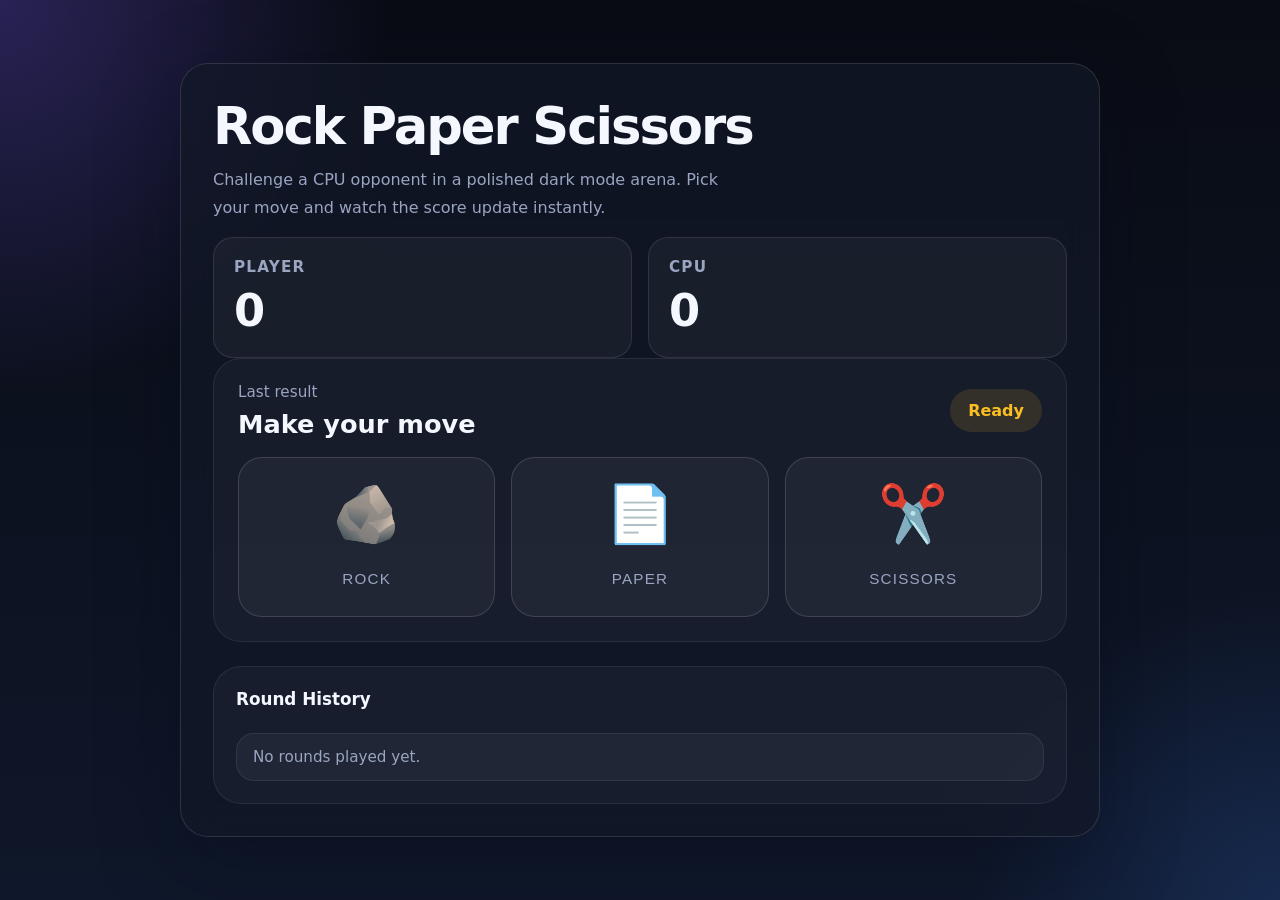
<file: game/index.html>
<!DOCTYPE html>
<html lang="en">
<head>
  <meta charset="UTF-8" />
  <meta name="viewport" content="width=device-width, initial-scale=1.0" />
  <title>Rock Paper Scissors</title>
  <style>
    :root {
      --bg: #0b0f17;
      --surface: rgba(18, 24, 39, 0.72);
      --surface-strong: rgba(255, 255, 255, 0.08);
      --border: rgba(255, 255, 255, 0.12);
      --text: #f5f7ff;
      --muted: #9aa5c2;
      --accent: #7c5cff;
      --success: #4ade80;
      --danger: #f56565;
      --warning: #fbbf24;
      --card-shadow: 0 24px 80px rgba(7, 12, 27, 0.35);
      --radius: 28px;
      --transition: 220ms ease;
    }

    * {
      box-sizing: border-box;
    }

    body {
      margin: 0;
      min-height: 100vh;
      font-family: Inter, system-ui, sans-serif;
      background: radial-gradient(circle at top left, rgba(124, 92, 255, 0.28), transparent 25%),
        radial-gradient(circle at bottom right, rgba(59, 130, 246, 0.18), transparent 20%),
        linear-gradient(180deg, #090c14 0%, #0f172a 100%);
      color: var(--text);
      display: grid;
      place-items: center;
      padding: 24px;
    }

    main {
      width: min(100%, 920px);
      display: grid;
      gap: 24px;
    }

    .game-card {
      background: var(--surface);
      border: 1px solid var(--border);
      border-radius: var(--radius);
      backdrop-filter: blur(18px);
      box-shadow: var(--card-shadow);
      padding: 32px;
      overflow: hidden;
    }

    header {
      display: flex;
      flex-wrap: wrap;
      gap: 16px;
      align-items: center;
      justify-content: space-between;
    }

    .hero {
      max-width: 540px;
    }

    .hero h1 {
      margin: 0 0 10px;
      font-size: clamp(2.1rem, 4vw, 3.2rem);
      letter-spacing: -0.04em;
    }

    .hero p {
      margin: 0;
      color: var(--muted);
      line-height: 1.7;
    }

    .score-panel {
      display: grid;
      grid-template-columns: repeat(2, minmax(120px, 1fr));
      gap: 16px;
      width: 100%;
    }

    .score-card {
      border: 1px solid rgba(255,255,255,0.1);
      border-radius: 20px;
      padding: 20px;
      background: rgba(255,255,255,0.04);
      display: grid;
      gap: 8px;
    }

    .score-card strong {
      display: block;
      color: var(--muted);
      font-size: 0.95rem;
      letter-spacing: 0.08em;
      text-transform: uppercase;
    }

    .score-value {
      font-size: 2.8rem;
      font-weight: 700;
      color: var(--text);
    }

    .arena {
      display: grid;
      gap: 24px;
    }

    .result-panel {
      display: grid;
      gap: 18px;
      padding: 24px;
      border-radius: 28px;
      background: rgba(255,255,255,0.03);
      border: 1px solid rgba(255,255,255,0.08);
    }

    .result-summary {
      display: flex;
      align-items: center;
      justify-content: space-between;
      gap: 16px;
      flex-wrap: wrap;
    }

    .result-summary .message {
      display: flex;
      flex-direction: column;
      gap: 8px;
    }

    .result-summary .message span {
      font-size: 0.95rem;
      color: var(--muted);
    }

    .result-summary h2 {
      margin: 0;
      font-size: clamp(1.6rem, 2vw, 2.4rem);
    }

    .status-chip {
      padding: 12px 18px;
      border-radius: 999px;
      font-weight: 600;
      display: inline-flex;
      align-items: center;
    }

    .status-chip.win { background: rgba(74, 222, 128, 0.12); color: var(--success); }
    .status-chip.loss { background: rgba(245, 101, 101, 0.12); color: var(--danger); }
    .status-chip.tie { background: rgba(251, 191, 36, 0.12); color: var(--warning); }

    .choices {
      display: grid;
      grid-template-columns: repeat(3, minmax(0, 1fr));
      gap: 16px;
    }

    .choice-button {
      border: 1px solid rgba(255,255,255,0.14);
      border-radius: 24px;
      padding: 20px;
      background: rgba(255,255,255,0.04);
      color: var(--text);
      font-size: 1.5rem;
      cursor: pointer;
      transition: transform var(--transition), border-color var(--transition), background var(--transition), box-shadow var(--transition);
      display: grid;
      gap: 12px;
      justify-items: center;
      align-items: center;
      min-height: 160px;
    }

    .choice-button:hover {
      transform: translateY(-4px);
      border-color: rgba(124,92,255,0.48);
      box-shadow: 0 18px 45px rgba(124,92,255,0.18);
    }

    .choice-button:active {
      transform: scale(0.98);
      background: rgba(255,255,255,0.08);
    }

    .choice-button span {
      font-size: 3.5rem;
      line-height: 1;
    }

    .choice-label {
      color: var(--muted);
      font-size: 0.95rem;
      letter-spacing: 0.08em;
      text-transform: uppercase;
    }

    .shake {
      animation: pulse-shake 0.55s ease;
    }

    @keyframes pulse-shake {
      0% { transform: translateY(0) rotate(0deg); }
      25% { transform: translateY(-10px) rotate(-6deg); }
      50% { transform: translateY(8px) rotate(6deg); }
      75% { transform: translateY(-6px) rotate(-3deg); }
      100% { transform: translateY(0) rotate(0deg); }
    }

    .history-card {
      display: grid;
      gap: 16px;
      padding: 22px;
      border-radius: 28px;
      border: 1px solid rgba(255,255,255,0.08);
      background: rgba(255,255,255,0.03);
    }

    .history-card h3 {
      margin: 0 0 8px;
      font-size: 1.05rem;
    }

    .history-list {
      list-style: none;
      margin: 0;
      padding: 0;
      display: grid;
      gap: 12px;
    }

    .history-item {
      display: grid;
      grid-template-columns: 1fr auto;
      align-items: center;
      gap: 12px;
      padding: 14px 16px;
      border-radius: 18px;
      background: rgba(255,255,255,0.04);
      border: 1px solid rgba(255,255,255,0.08);
    }

    .history-item span {
      color: var(--muted);
      font-size: 0.95rem;
    }

    .history-pill {
      border-radius: 999px;
      padding: 8px 14px;
      font-weight: 600;
      text-transform: uppercase;
      letter-spacing: 0.08em;
      font-size: 0.76rem;
    }

    .history-pill.win { background: rgba(74, 222, 128, 0.14); color: var(--success); }
    .history-pill.loss { background: rgba(245, 101, 101, 0.14); color: var(--danger); }
    .history-pill.tie { background: rgba(251, 191, 36, 0.14); color: var(--warning); }

    @media (max-width: 720px) {
      .score-panel {
        grid-template-columns: 1fr;
      }
      .choices {
        grid-template-columns: 1fr;
      }
      header {
        flex-direction: column;
        align-items: flex-start;
      }
    }
  </style>
</head>
<body>
  <main>
    <section class="game-card" aria-labelledby="game-title">
      <header>
        <div class="hero">
          <h1 id="game-title">Rock Paper Scissors</h1>
          <p>Challenge a CPU opponent in a polished dark mode arena. Pick your move and watch the score update instantly.</p>
        </div>
        <div class="score-panel" aria-label="Scoreboard">
          <div class="score-card">
            <strong>Player</strong>
            <div class="score-value" id="player-score">0</div>
          </div>
          <div class="score-card">
            <strong>CPU</strong>
            <div class="score-value" id="cpu-score">0</div>
          </div>
        </div>
      </header>

      <section class="arena">
        <div class="result-panel">
          <div class="result-summary">
            <div class="message">
              <span>Last result</span>
              <h2 id="round-result">Make your move</h2>
            </div>
            <div class="status-chip tie" id="result-chip">Ready</div>
          </div>

          <div class="choices" role="group" aria-label="Pick Rock Paper or Scissors">
            <button class="choice-button" data-choice="rock" type="button">
              <span>🪨</span>
              <div class="choice-label">Rock</div>
            </button>
            <button class="choice-button" data-choice="paper" type="button">
              <span>📄</span>
              <div class="choice-label">Paper</div>
            </button>
            <button class="choice-button" data-choice="scissors" type="button">
              <span>✂️</span>
              <div class="choice-label">Scissors</div>
            </button>
          </div>
        </div>

        <div class="history-card">
          <h3>Round History</h3>
          <ul class="history-list" id="history-list" aria-live="polite">
            <li class="history-item"><span>No rounds played yet.</span></li>
          </ul>
        </div>
      </section>
    </section>
  </main>

  <script>
    document.addEventListener('DOMContentLoaded', () => {
      const gameState = {
        playerScore: 0,
        cpuScore: 0,
        history: []
      };

      const choices = ['rock', 'paper', 'scissors'];
      const choiceButtons = document.querySelectorAll('.choice-button');
      const playerScoreEl = document.getElementById('player-score');
      const cpuScoreEl = document.getElementById('cpu-score');
      const resultText = document.getElementById('round-result');
      const resultChip = document.getElementById('result-chip');
      const historyList = document.getElementById('history-list');

      const resultsMap = {
        win: { label: 'You Win', class: 'win' },
        loss: { label: 'You Lose', class: 'loss' },
        tie: { label: 'Tie Game', class: 'tie' }
      };

      function determineWinner(player, cpu) {
        if (player === cpu) return 'tie';

        const winsAgainst = {
          rock: 'scissors',
          paper: 'rock',
          scissors: 'paper'
        };

        return winsAgainst[player] === cpu ? 'win' : 'loss';
      }

      function getCpuChoice() {
        const index = Math.floor(Math.random() * choices.length);
        return choices[index];
      }

      function formatEmoji(choice) {
        return {
          rock: '🪨',
          paper: '📄',
          scissors: '✂️'
        }[choice];
      }

      function updateScoreboard() {
        playerScoreEl.textContent = gameState.playerScore;
        cpuScoreEl.textContent = gameState.cpuScore;
      }

      function updateResultDisplay(player, cpu, outcome) {
        const { label, class: statusClass } = resultsMap[outcome];
        resultText.textContent = `${label}: ${formatEmoji(player)} vs ${formatEmoji(cpu)}`;
        resultChip.textContent = label;
        resultChip.className = `status-chip ${statusClass}`;
      }

      function updateHistory(player, cpu, outcome) {
        gameState.history.unshift({ player, cpu, outcome, time: new Date() });
        if (gameState.history.length > 3) {
          gameState.history.length = 3;
        }

        historyList.innerHTML = '';

        gameState.history.forEach(entry => {
          const item = document.createElement('li');
          item.className = 'history-item';

          const description = document.createElement('span');
          description.textContent = `${formatEmoji(entry.player)} ${entry.player} vs ${formatEmoji(entry.cpu)} ${entry.cpu}`;

          const badge = document.createElement('div');
          badge.className = `history-pill ${entry.outcome}`;
          badge.textContent = resultsMap[entry.outcome].label;

          item.append(description, badge);
          historyList.append(item);
        });
      }

      function playRound(playerChoice, button) {
        const cpuChoice = getCpuChoice();
        const outcome = determineWinner(playerChoice, cpuChoice);

        if (outcome === 'win') {
          gameState.playerScore += 1;
        } else if (outcome === 'loss') {
          gameState.cpuScore += 1;
        }

        updateScoreboard();
        updateResultDisplay(playerChoice, cpuChoice, outcome);
        updateHistory(playerChoice, cpuChoice, outcome);

        button.classList.add('shake');
        setTimeout(() => button.classList.remove('shake'), 550);
      }

      choiceButtons.forEach(button => {
        button.addEventListener('click', () => {
          const playerChoice = button.getAttribute('data-choice');
          playRound(playerChoice, button);
        });
      });
    });
  </script>
</body>
</html>
</file>
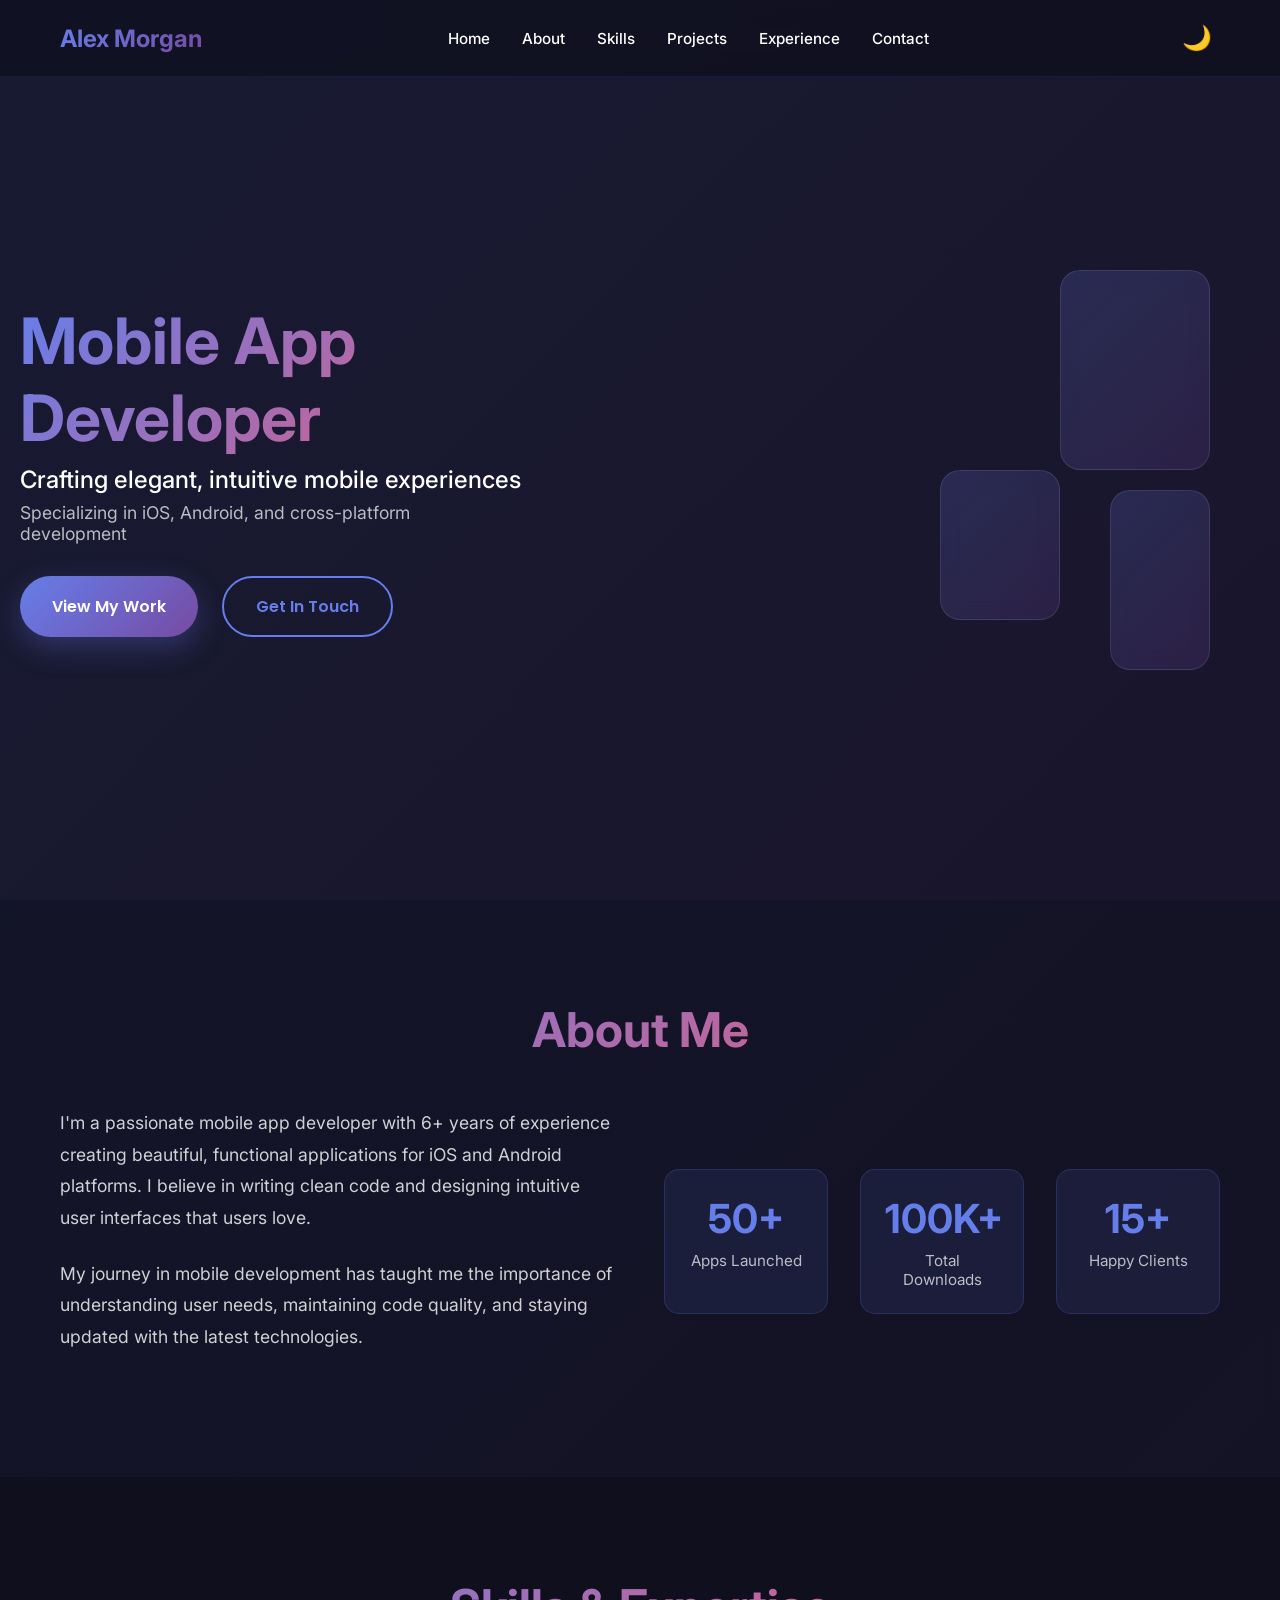
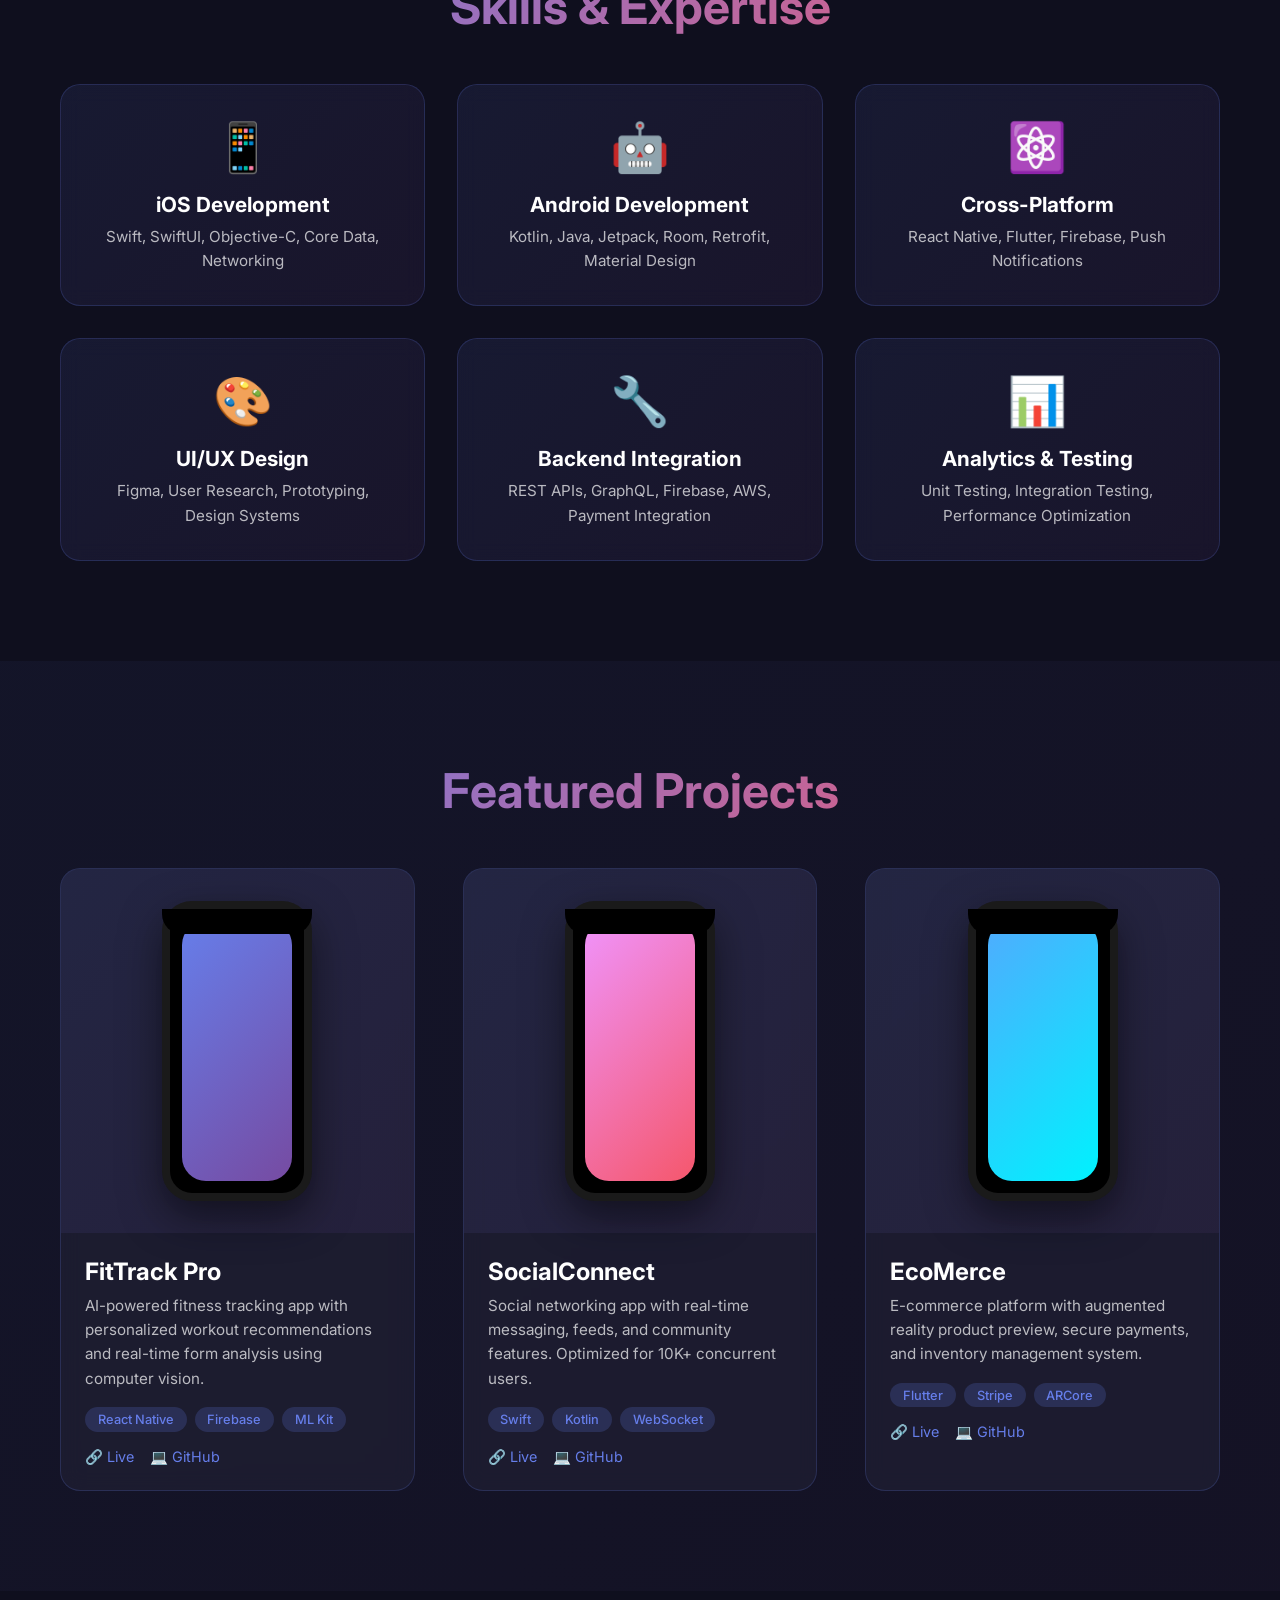
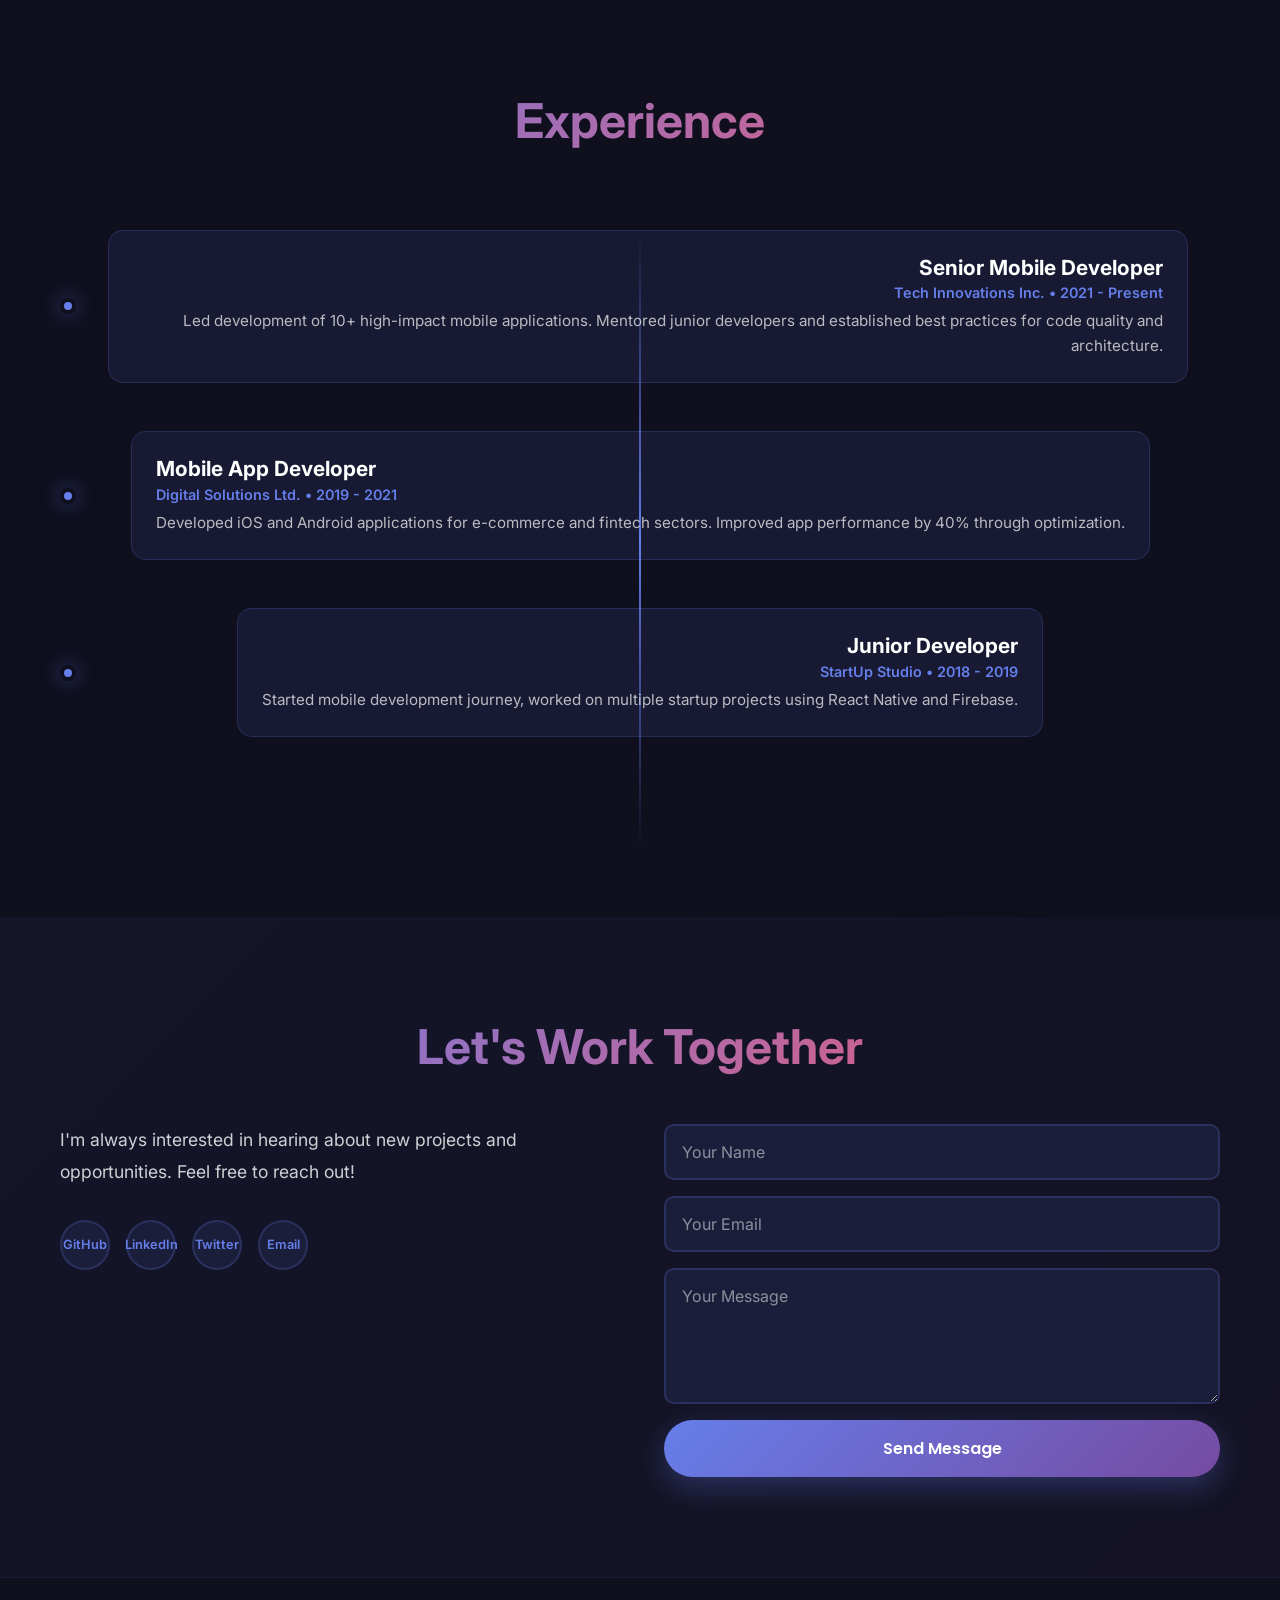
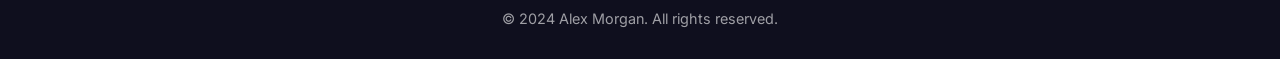
<file: portfolio/index.html>
<!DOCTYPE html>
<html lang="en">
<head>
    <meta charset="UTF-8">
    <meta name="viewport" content="width=device-width, initial-scale=1.0">
    <title>Alex Morgan - Mobile App Developer Portfolio</title>
    <link rel="preconnect" href="https://fonts.googleapis.com">
    <link rel="preconnect" href="https://fonts.gstatic.com" crossorigin>
    <link href="https://fonts.googleapis.com/css2?family=Poppins:wght@300;400;500;600;700&family=Inter:wght@300;400;500;600&display=swap" rel="stylesheet">
    <link rel="stylesheet" href="style.css">
</head>
<body>
    <!-- Navigation -->
    <nav class="navbar">
        <div class="nav-container">
            <div class="nav-logo">Alex Morgan</div>
            <ul class="nav-menu">
                <li><a href="#hero" class="nav-link">Home</a></li>
                <li><a href="#about" class="nav-link">About</a></li>
                <li><a href="#skills" class="nav-link">Skills</a></li>
                <li><a href="#projects" class="nav-link">Projects</a></li>
                <li><a href="#experience" class="nav-link">Experience</a></li>
                <li><a href="#contact" class="nav-link">Contact</a></li>
            </ul>
            <button class="theme-toggle" id="themeToggle" title="Toggle Dark/Light Mode">
                <span class="theme-icon">🌙</span>
            </button>
        </div>
    </nav>

    <!-- Hero Section -->
    <section id="hero" class="hero">
        <div class="hero-content">
            <h1 class="hero-title">
                <span class="typing-text">Mobile App Developer</span>
            </h1>
            <p class="hero-subtitle">Crafting elegant, intuitive mobile experiences</p>
            <p class="hero-description">Specializing in iOS, Android, and cross-platform development</p>
            <div class="hero-buttons">
                <button class="btn btn-primary" onclick="document.getElementById('projects').scrollIntoView({behavior: 'smooth'})">View My Work</button>
                <button class="btn btn-secondary" onclick="document.getElementById('contact').scrollIntoView({behavior: 'smooth'})">Get In Touch</button>
            </div>
        </div>
        <div class="hero-visual">
            <div class="floating-card card-1"></div>
            <div class="floating-card card-2"></div>
            <div class="floating-card card-3"></div>
        </div>
    </section>

    <!-- About Section -->
    <section id="about" class="about">
        <div class="container">
            <h2 class="section-title">About Me</h2>
            <div class="about-content">
                <div class="about-text">
                    <p>I'm a passionate mobile app developer with 6+ years of experience creating beautiful, functional applications for iOS and Android platforms. I believe in writing clean code and designing intuitive user interfaces that users love.</p>
                    <p>My journey in mobile development has taught me the importance of understanding user needs, maintaining code quality, and staying updated with the latest technologies.</p>
                </div>
                <div class="about-highlights">
                    <div class="highlight-item">
                        <div class="highlight-number">50+</div>
                        <div class="highlight-label">Apps Launched</div>
                    </div>
                    <div class="highlight-item">
                        <div class="highlight-number">100K+</div>
                        <div class="highlight-label">Total Downloads</div>
                    </div>
                    <div class="highlight-item">
                        <div class="highlight-number">15+</div>
                        <div class="highlight-label">Happy Clients</div>
                    </div>
                </div>
            </div>
        </div>
    </section>

    <!-- Skills Section -->
    <section id="skills" class="skills">
        <div class="container">
            <h2 class="section-title">Skills & Expertise</h2>
            <div class="skills-grid">
                <div class="skill-card">
                    <div class="skill-icon">📱</div>
                    <h3>iOS Development</h3>
                    <p>Swift, SwiftUI, Objective-C, Core Data, Networking</p>
                </div>
                <div class="skill-card">
                    <div class="skill-icon">🤖</div>
                    <h3>Android Development</h3>
                    <p>Kotlin, Java, Jetpack, Room, Retrofit, Material Design</p>
                </div>
                <div class="skill-card">
                    <div class="skill-icon">⚛️</div>
                    <h3>Cross-Platform</h3>
                    <p>React Native, Flutter, Firebase, Push Notifications</p>
                </div>
                <div class="skill-card">
                    <div class="skill-icon">🎨</div>
                    <h3>UI/UX Design</h3>
                    <p>Figma, User Research, Prototyping, Design Systems</p>
                </div>
                <div class="skill-card">
                    <div class="skill-icon">🔧</div>
                    <h3>Backend Integration</h3>
                    <p>REST APIs, GraphQL, Firebase, AWS, Payment Integration</p>
                </div>
                <div class="skill-card">
                    <div class="skill-icon">📊</div>
                    <h3>Analytics & Testing</h3>
                    <p>Unit Testing, Integration Testing, Performance Optimization</p>
                </div>
            </div>
        </div>
    </section>

    <!-- Projects Section -->
    <section id="projects" class="projects">
        <div class="container">
            <h2 class="section-title">Featured Projects</h2>
            <div class="projects-grid">
                <!-- Project 1 -->
                <div class="project-card">
                    <div class="project-mockup">
                        <div class="phone-frame">
                            <div class="phone-screen" style="background: linear-gradient(135deg, #667eea 0%, #764ba2 100%);"></div>
                        </div>
                    </div>
                    <div class="project-info">
                        <h3>FitTrack Pro</h3>
                        <p>AI-powered fitness tracking app with personalized workout recommendations and real-time form analysis using computer vision.</p>
                        <div class="tech-stack">
                            <span class="tech-tag">React Native</span>
                            <span class="tech-tag">Firebase</span>
                            <span class="tech-tag">ML Kit</span>
                        </div>
                        <div class="project-links">
                            <a href="#" class="link-icon">🔗 Live</a>
                            <a href="#" class="link-icon">💻 GitHub</a>
                        </div>
                    </div>
                </div>

                <!-- Project 2 -->
                <div class="project-card">
                    <div class="project-mockup">
                        <div class="phone-frame">
                            <div class="phone-screen" style="background: linear-gradient(135deg, #f093fb 0%, #f5576c 100%);"></div>
                        </div>
                    </div>
                    <div class="project-info">
                        <h3>SocialConnect</h3>
                        <p>Social networking app with real-time messaging, feeds, and community features. Optimized for 10K+ concurrent users.</p>
                        <div class="tech-stack">
                            <span class="tech-tag">Swift</span>
                            <span class="tech-tag">Kotlin</span>
                            <span class="tech-tag">WebSocket</span>
                        </div>
                        <div class="project-links">
                            <a href="#" class="link-icon">🔗 Live</a>
                            <a href="#" class="link-icon">💻 GitHub</a>
                        </div>
                    </div>
                </div>

                <!-- Project 3 -->
                <div class="project-card">
                    <div class="project-mockup">
                        <div class="phone-frame">
                            <div class="phone-screen" style="background: linear-gradient(135deg, #4facfe 0%, #00f2fe 100%);"></div>
                        </div>
                    </div>
                    <div class="project-info">
                        <h3>EcoMerce</h3>
                        <p>E-commerce platform with augmented reality product preview, secure payments, and inventory management system.</p>
                        <div class="tech-stack">
                            <span class="tech-tag">Flutter</span>
                            <span class="tech-tag">Stripe</span>
                            <span class="tech-tag">ARCore</span>
                        </div>
                        <div class="project-links">
                            <a href="#" class="link-icon">🔗 Live</a>
                            <a href="#" class="link-icon">💻 GitHub</a>
                        </div>
                    </div>
                </div>
            </div>
        </div>
    </section>

    <!-- Experience Section -->
    <section id="experience" class="experience">
        <div class="container">
            <h2 class="section-title">Experience</h2>
            <div class="timeline">
                <div class="timeline-item">
                    <div class="timeline-marker"></div>
                    <div class="timeline-content">
                        <h3>Senior Mobile Developer</h3>
                        <div class="timeline-company">Tech Innovations Inc. • 2021 - Present</div>
                        <p>Led development of 10+ high-impact mobile applications. Mentored junior developers and established best practices for code quality and architecture.</p>
                    </div>
                </div>
                <div class="timeline-item">
                    <div class="timeline-marker"></div>
                    <div class="timeline-content">
                        <h3>Mobile App Developer</h3>
                        <div class="timeline-company">Digital Solutions Ltd. • 2019 - 2021</div>
                        <p>Developed iOS and Android applications for e-commerce and fintech sectors. Improved app performance by 40% through optimization.</p>
                    </div>
                </div>
                <div class="timeline-item">
                    <div class="timeline-marker"></div>
                    <div class="timeline-content">
                        <h3>Junior Developer</h3>
                        <div class="timeline-company">StartUp Studio • 2018 - 2019</div>
                        <p>Started mobile development journey, worked on multiple startup projects using React Native and Firebase.</p>
                    </div>
                </div>
            </div>
        </div>
    </section>

    <!-- Contact Section -->
    <section id="contact" class="contact">
        <div class="container">
            <h2 class="section-title">Let's Work Together</h2>
            <div class="contact-content">
                <div class="contact-info">
                    <p>I'm always interested in hearing about new projects and opportunities. Feel free to reach out!</p>
                    <div class="social-links">
                        <a href="#" class="social-icon" title="GitHub">
                            <span>GitHub</span>
                        </a>
                        <a href="#" class="social-icon" title="LinkedIn">
                            <span>LinkedIn</span>
                        </a>
                        <a href="#" class="social-icon" title="Twitter">
                            <span>Twitter</span>
                        </a>
                        <a href="#" class="social-icon" title="Email">
                            <span>Email</span>
                        </a>
                    </div>
                </div>
                <form class="contact-form" id="contactForm">
                    <input type="text" placeholder="Your Name" required>
                    <input type="email" placeholder="Your Email" required>
                    <textarea placeholder="Your Message" rows="5" required></textarea>
                    <button type="submit" class="btn btn-primary">Send Message</button>
                </form>
            </div>
        </div>
    </section>

    <!-- Footer -->
    <footer class="footer">
        <div class="container">
            <p>&copy; 2024 Alex Morgan. All rights reserved.</p>
        </div>
    </footer>

    <script src="intro.js"></script>
</body>
</html>
</file>
<file: portfolio/style.css>
/* Premium Mobile App Developer Portfolio - CSS */

* {
    margin: 0;
    padding: 0;
    box-sizing: border-box;
}

:root {
    --primary-color: #667eea;
    --secondary-color: #764ba2;
    --accent-color: #f5576c;
    --text-dark: #1a1a1a;
    --text-light: #ffffff;
    --bg-dark: #0f0f1e;
    --bg-light: #ffffff;
    --border-color: #e0e0e0;
    --shadow: 0 10px 40px rgba(0, 0, 0, 0.1);
    --shadow-hover: 0 20px 60px rgba(0, 0, 0, 0.2);
}

body.light-mode {
    --text-dark: #ffffff;
    --text-light: #1a1a1a;
    --bg-dark: #ffffff;
    --bg-light: #0f0f1e;
    --border-color: #f0f0f0;
}

html {
    scroll-behavior: smooth;
}

body {
    font-family: 'Inter', sans-serif;
    background: var(--bg-dark);
    color: var(--text-light);
    transition: background 0.3s ease, color 0.3s ease;
    overflow-x: hidden;
}

/* Container */
.container {
    max-width: 1200px;
    margin: 0 auto;
    padding: 0 20px;
}

/* Navigation */
.navbar {
    position: fixed;
    top: 0;
    width: 100%;
    z-index: 1000;
    background: rgba(15, 15, 30, 0.8);
    backdrop-filter: blur(10px);
    border-bottom: 1px solid rgba(102, 126, 234, 0.1);
    transition: all 0.3s ease;
}

.nav-container {
    max-width: 1200px;
    margin: 0 auto;
    padding: 1rem 20px;
    display: flex;
    justify-content: space-between;
    align-items: center;
}

.nav-logo {
    font-size: 1.5rem;
    font-weight: 700;
    background: linear-gradient(135deg, var(--primary-color), var(--secondary-color));
    -webkit-background-clip: text;
    -webkit-text-fill-color: transparent;
    background-clip: text;
}

.nav-menu {
    display: flex;
    list-style: none;
    gap: 2rem;
    align-items: center;
}

.nav-link {
    color: var(--text-light);
    text-decoration: none;
    font-weight: 500;
    font-size: 0.95rem;
    transition: color 0.3s ease;
    position: relative;
}

.nav-link::after {
    content: '';
    position: absolute;
    width: 0;
    height: 2px;
    bottom: -5px;
    left: 0;
    background: var(--primary-color);
    transition: width 0.3s ease;
}

.nav-link:hover::after {
    width: 100%;
}

.theme-toggle {
    background: none;
    border: none;
    color: var(--text-light);
    font-size: 1.5rem;
    cursor: pointer;
    transition: transform 0.3s ease;
    padding: 0.5rem;
}

.theme-toggle:hover {
    transform: scale(1.1) rotate(20deg);
}

/* Hero Section */
.hero {
    min-height: 100vh;
    display: flex;
    align-items: center;
    justify-content: space-between;
    padding: 80px 20px 40px;
    background: linear-gradient(135deg, rgba(102, 126, 234, 0.1), rgba(118, 75, 162, 0.1));
    position: relative;
    overflow: hidden;
}

.hero-content {
    flex: 1;
    max-width: 600px;
    animation: fadeInUp 1s ease-out;
}

.hero-content h1 {
    margin-bottom: 0.5rem;
}

.hero-title {
    font-size: 4rem;
    font-weight: 700;
    line-height: 1.2;
    margin-bottom: 1rem;
    background: linear-gradient(135deg, var(--primary-color), var(--accent-color));
    -webkit-background-clip: text;
    -webkit-text-fill-color: transparent;
    background-clip: text;
}

.typing-text {
    display: inline-block;
}

.hero-subtitle {
    font-size: 1.5rem;
    color: var(--text-light);
    margin-bottom: 0.5rem;
    font-weight: 500;
}

.hero-description {
    font-size: 1.1rem;
    color: rgba(255, 255, 255, 0.7);
    margin-bottom: 2rem;
    max-width: 500px;
}

.hero-buttons {
    display: flex;
    gap: 1.5rem;
    flex-wrap: wrap;
}

.btn {
    padding: 1rem 2rem;
    border: none;
    border-radius: 50px;
    font-size: 1rem;
    font-weight: 600;
    cursor: pointer;
    transition: all 0.3s ease;
    font-family: 'Poppins', sans-serif;
}

.btn-primary {
    background: linear-gradient(135deg, var(--primary-color), var(--secondary-color));
    color: white;
    box-shadow: 0 10px 30px rgba(102, 126, 234, 0.3);
}

.btn-primary:hover {
    transform: translateY(-3px);
    box-shadow: 0 15px 40px rgba(102, 126, 234, 0.5);
}

.btn-secondary {
    background: transparent;
    color: var(--primary-color);
    border: 2px solid var(--primary-color);
}

.btn-secondary:hover {
    background: var(--primary-color);
    color: white;
    transform: translateY(-3px);
}

/* Hero Visual */
.hero-visual {
    flex: 1;
    position: relative;
    height: 500px;
    display: none;
}

@media (min-width: 1024px) {
    .hero-visual {
        display: block;
    }
}

.floating-card {
    position: absolute;
    border-radius: 20px;
    background: linear-gradient(135deg, rgba(102, 126, 234, 0.2), rgba(118, 75, 162, 0.2));
    backdrop-filter: blur(10px);
    border: 1px solid rgba(255, 255, 255, 0.1);
    animation: float 6s ease-in-out infinite;
}

.card-1 {
    width: 150px;
    height: 200px;
    top: 50px;
    right: 50px;
    animation-delay: 0s;
}

.card-2 {
    width: 120px;
    height: 150px;
    bottom: 100px;
    right: 200px;
    animation-delay: 1s;
}

.card-3 {
    width: 100px;
    height: 180px;
    bottom: 50px;
    right: 50px;
    animation-delay: 2s;
}

@keyframes float {
    0%, 100% {
        transform: translateY(0px);
    }
    50% {
        transform: translateY(-20px);
    }
}

/* Section Title */
.section-title {
    font-size: 3rem;
    font-weight: 700;
    text-align: center;
    margin-bottom: 3rem;
    background: linear-gradient(135deg, var(--primary-color), var(--accent-color));
    -webkit-background-clip: text;
    -webkit-text-fill-color: transparent;
    background-clip: text;
}

/* About Section */
.about {
    padding: 100px 20px;
    background: linear-gradient(135deg, rgba(102, 126, 234, 0.05), rgba(118, 75, 162, 0.05));
}

.about-content {
    display: grid;
    grid-template-columns: 1fr 1fr;
    gap: 3rem;
    align-items: center;
}

.about-text {
    font-size: 1.1rem;
    line-height: 1.8;
    color: rgba(255, 255, 255, 0.8);
}

.about-text p {
    margin-bottom: 1.5rem;
}

.about-highlights {
    display: grid;
    grid-template-columns: repeat(auto-fit, minmax(150px, 1fr));
    gap: 2rem;
}

.highlight-item {
    text-align: center;
    padding: 1.5rem;
    background: rgba(102, 126, 234, 0.1);
    border-radius: 15px;
    border: 1px solid rgba(102, 126, 234, 0.2);
    transition: all 0.3s ease;
}

.highlight-item:hover {
    background: rgba(102, 126, 234, 0.2);
    transform: translateY(-5px);
}

.highlight-number {
    font-size: 2.5rem;
    font-weight: 700;
    color: var(--primary-color);
    margin-bottom: 0.5rem;
}

.highlight-label {
    font-size: 0.95rem;
    color: rgba(255, 255, 255, 0.7);
}

/* Skills Section */
.skills {
    padding: 100px 20px;
}

.skills-grid {
    display: grid;
    grid-template-columns: repeat(auto-fit, minmax(300px, 1fr));
    gap: 2rem;
}

.skill-card {
    background: linear-gradient(135deg, rgba(102, 126, 234, 0.1), rgba(118, 75, 162, 0.1));
    border: 1px solid rgba(102, 126, 234, 0.2);
    border-radius: 20px;
    padding: 2rem;
    text-align: center;
    transition: all 0.3s ease;
    backdrop-filter: blur(10px);
}

.skill-card:hover {
    background: linear-gradient(135deg, rgba(102, 126, 234, 0.2), rgba(118, 75, 162, 0.2));
    border-color: rgba(102, 126, 234, 0.5);
    transform: translateY(-10px);
    box-shadow: 0 20px 40px rgba(102, 126, 234, 0.2);
}

.skill-icon {
    font-size: 3rem;
    margin-bottom: 1rem;
}

.skill-card h3 {
    font-size: 1.3rem;
    margin-bottom: 0.5rem;
    color: var(--text-light);
}

.skill-card p {
    color: rgba(255, 255, 255, 0.7);
    font-size: 0.95rem;
    line-height: 1.6;
}

/* Projects Section */
.projects {
    padding: 100px 20px;
    background: linear-gradient(135deg, rgba(102, 126, 234, 0.05), rgba(118, 75, 162, 0.05));
}

.projects-grid {
    display: grid;
    grid-template-columns: repeat(auto-fit, minmax(320px, 1fr));
    gap: 3rem;
}

.project-card {
    background: rgba(30, 30, 50, 0.8);
    border: 1px solid rgba(102, 126, 234, 0.2);
    border-radius: 20px;
    overflow: hidden;
    transition: all 0.3s ease;
    backdrop-filter: blur(10px);
}

.project-card:hover {
    background: rgba(30, 30, 50, 1);
    border-color: rgba(102, 126, 234, 0.5);
    transform: translateY(-10px);
    box-shadow: 0 30px 60px rgba(102, 126, 234, 0.2);
}

.project-mockup {
    display: flex;
    justify-content: center;
    align-items: center;
    padding: 2rem;
    min-height: 300px;
    background: linear-gradient(135deg, rgba(102, 126, 234, 0.1), rgba(118, 75, 162, 0.1));
}

.phone-frame {
    position: relative;
    width: 150px;
    height: 300px;
    background: #000;
    border-radius: 30px;
    padding: 12px;
    box-shadow: 0 15px 40px rgba(0, 0, 0, 0.5);
    border: 8px solid #1a1a1a;
}

.phone-frame::before {
    content: '';
    position: absolute;
    top: 0;
    left: 50%;
    transform: translateX(-50%);
    width: 150px;
    height: 25px;
    background: #000;
    border-radius: 0 0 20px 20px;
    z-index: 10;
}

.phone-screen {
    width: 100%;
    height: 100%;
    border-radius: 24px;
    animation: screenGlow 3s ease-in-out infinite;
}

@keyframes screenGlow {
    0%, 100% {
        filter: brightness(1);
    }
    50% {
        filter: brightness(1.1);
    }
}

.project-info {
    padding: 1.5rem;
}

.project-info h3 {
    font-size: 1.5rem;
    margin-bottom: 0.5rem;
    color: var(--text-light);
}

.project-info p {
    color: rgba(255, 255, 255, 0.7);
    margin-bottom: 1rem;
    font-size: 0.95rem;
    line-height: 1.6;
}

.tech-stack {
    display: flex;
    flex-wrap: wrap;
    gap: 0.5rem;
    margin-bottom: 1rem;
}

.tech-tag {
    background: rgba(102, 126, 234, 0.2);
    color: var(--primary-color);
    padding: 0.3rem 0.8rem;
    border-radius: 20px;
    font-size: 0.8rem;
    font-weight: 500;
}

.project-links {
    display: flex;
    gap: 1rem;
}

.link-icon {
    color: var(--primary-color);
    text-decoration: none;
    font-size: 0.9rem;
    transition: all 0.3s ease;
}

.link-icon:hover {
    color: var(--accent-color);
    transform: translateX(3px);
}

/* Experience Section */
.experience {
    padding: 100px 20px;
}

.timeline {
    position: relative;
    padding: 2rem 0;
}

.timeline::before {
    content: '';
    position: absolute;
    left: 50%;
    transform: translateX(-50%);
    width: 2px;
    height: 100%;
    background: linear-gradient(180deg, transparent, var(--primary-color), transparent);
}

.timeline-item {
    display: grid;
    grid-template-columns: 1fr auto 1fr;
    gap: 2rem;
    margin-bottom: 3rem;
    align-items: center;
}

.timeline-item:nth-child(odd) .timeline-content {
    text-align: right;
}

.timeline-marker {
    width: 16px;
    height: 16px;
    background: var(--primary-color);
    border-radius: 50%;
    border: 4px solid var(--bg-dark);
    box-shadow: 0 0 20px rgba(102, 126, 234, 0.5);
    animation: pulse 2s ease-in-out infinite;
}

@keyframes pulse {
    0%, 100% {
        box-shadow: 0 0 20px rgba(102, 126, 234, 0.5);
    }
    50% {
        box-shadow: 0 0 40px rgba(102, 126, 234, 0.8);
    }
}

.timeline-content {
    background: rgba(102, 126, 234, 0.1);
    border: 1px solid rgba(102, 126, 234, 0.2);
    border-radius: 15px;
    padding: 1.5rem;
    transition: all 0.3s ease;
}

.timeline-content:hover {
    background: rgba(102, 126, 234, 0.15);
    border-color: rgba(102, 126, 234, 0.5);
}

.timeline-content h3 {
    font-size: 1.3rem;
    margin-bottom: 0.3rem;
    color: var(--text-light);
}

.timeline-company {
    color: var(--primary-color);
    font-size: 0.9rem;
    font-weight: 600;
    margin-bottom: 0.5rem;
}

.timeline-content p {
    color: rgba(255, 255, 255, 0.7);
    font-size: 0.95rem;
    line-height: 1.6;
}

@media (max-width: 768px) {
    .timeline::before {
        display: none;
    }

    .timeline-item {
        grid-template-columns: 1fr;
        gap: 0;
    }

    .timeline-item:nth-child(odd) .timeline-content {
        text-align: left;
    }

    .timeline-marker {
        display: none;
    }
}

/* Contact Section */
.contact {
    padding: 100px 20px;
    background: linear-gradient(135deg, rgba(102, 126, 234, 0.05), rgba(118, 75, 162, 0.05));
}

.contact-content {
    display: grid;
    grid-template-columns: 1fr 1fr;
    gap: 3rem;
    align-items: start;
}

.contact-info p {
    font-size: 1.1rem;
    color: rgba(255, 255, 255, 0.8);
    margin-bottom: 2rem;
    line-height: 1.8;
}

.social-links {
    display: flex;
    gap: 1rem;
    flex-wrap: wrap;
}

.social-icon {
    display: inline-flex;
    align-items: center;
    justify-content: center;
    width: 50px;
    height: 50px;
    background: rgba(102, 126, 234, 0.1);
    border: 2px solid rgba(102, 126, 234, 0.2);
    border-radius: 50%;
    color: var(--primary-color);
    text-decoration: none;
    font-weight: 600;
    font-size: 0.8rem;
    transition: all 0.3s ease;
}

.social-icon:hover {
    background: var(--primary-color);
    color: white;
    transform: translateY(-5px);
    box-shadow: 0 15px 30px rgba(102, 126, 234, 0.3);
}

.contact-form {
    display: flex;
    flex-direction: column;
    gap: 1rem;
}

.contact-form input,
.contact-form textarea {
    background: rgba(102, 126, 234, 0.1);
    border: 2px solid rgba(102, 126, 234, 0.2);
    border-radius: 10px;
    padding: 1rem;
    color: var(--text-light);
    font-family: 'Inter', sans-serif;
    font-size: 1rem;
    transition: all 0.3s ease;
}

.contact-form input::placeholder,
.contact-form textarea::placeholder {
    color: rgba(255, 255, 255, 0.5);
}

.contact-form input:focus,
.contact-form textarea:focus {
    outline: none;
    background: rgba(102, 126, 234, 0.15);
    border-color: var(--primary-color);
    box-shadow: 0 0 20px rgba(102, 126, 234, 0.2);
}

/* Footer */
.footer {
    padding: 2rem 20px;
    text-align: center;
    border-top: 1px solid rgba(102, 126, 234, 0.1);
    color: rgba(255, 255, 255, 0.6);
    font-size: 0.9rem;
}

/* Animations */
@keyframes fadeInUp {
    from {
        opacity: 0;
        transform: translateY(30px);
    }
    to {
        opacity: 1;
        transform: translateY(0);
    }
}

@keyframes fadeIn {
    from {
        opacity: 0;
    }
    to {
        opacity: 1;
    }
}

/* Scroll reveal animation */
.scroll-reveal {
    opacity: 0;
    transform: translateY(30px);
    transition: all 0.6s ease;
}

.scroll-reveal.active {
    opacity: 1;
    transform: translateY(0);
}

/* Responsive Design */
@media (max-width: 1024px) {
    .hero-title {
        font-size: 3rem;
    }

    .section-title {
        font-size: 2.5rem;
    }

    .nav-menu {
        gap: 1rem;
    }

    .contact-content {
        grid-template-columns: 1fr;
    }
}

@media (max-width: 768px) {
    .navbar {
        padding: 1rem 20px;
    }

    .nav-menu {
        display: none;
    }

    .hero {
        text-align: center;
        justify-content: center;
        min-height: 80vh;
        padding-top: 100px;
    }

    .hero-title {
        font-size: 2rem;
    }

    .hero-subtitle {
        font-size: 1.2rem;
    }

    .hero-buttons {
        justify-content: center;
    }

    .about-content {
        grid-template-columns: 1fr;
    }

    .section-title {
        font-size: 2rem;
    }

    .projects-grid {
        grid-template-columns: 1fr;
    }
}

/* Light Mode Adjustments */
body.light-mode {
    background: var(--bg-dark);
    color: var(--text-light);
}

body.light-mode .navbar {
    background: rgba(255, 255, 255, 0.8);
    border-bottom: 1px solid rgba(102, 126, 234, 0.1);
}

body.light-mode .nav-link {
    color: var(--text-light);
}

body.light-mode .skill-card,
body.light-mode .project-card,
body.light-mode .timeline-content {
    background: rgba(245, 245, 245, 0.8);
    border-color: rgba(102, 126, 234, 0.3);
}

body.light-mode .contact-form input,
body.light-mode .contact-form textarea {
    background: rgba(245, 245, 245, 0.9);
    border-color: rgba(102, 126, 234, 0.3);
    color: var(--text-light);
}
</file>
